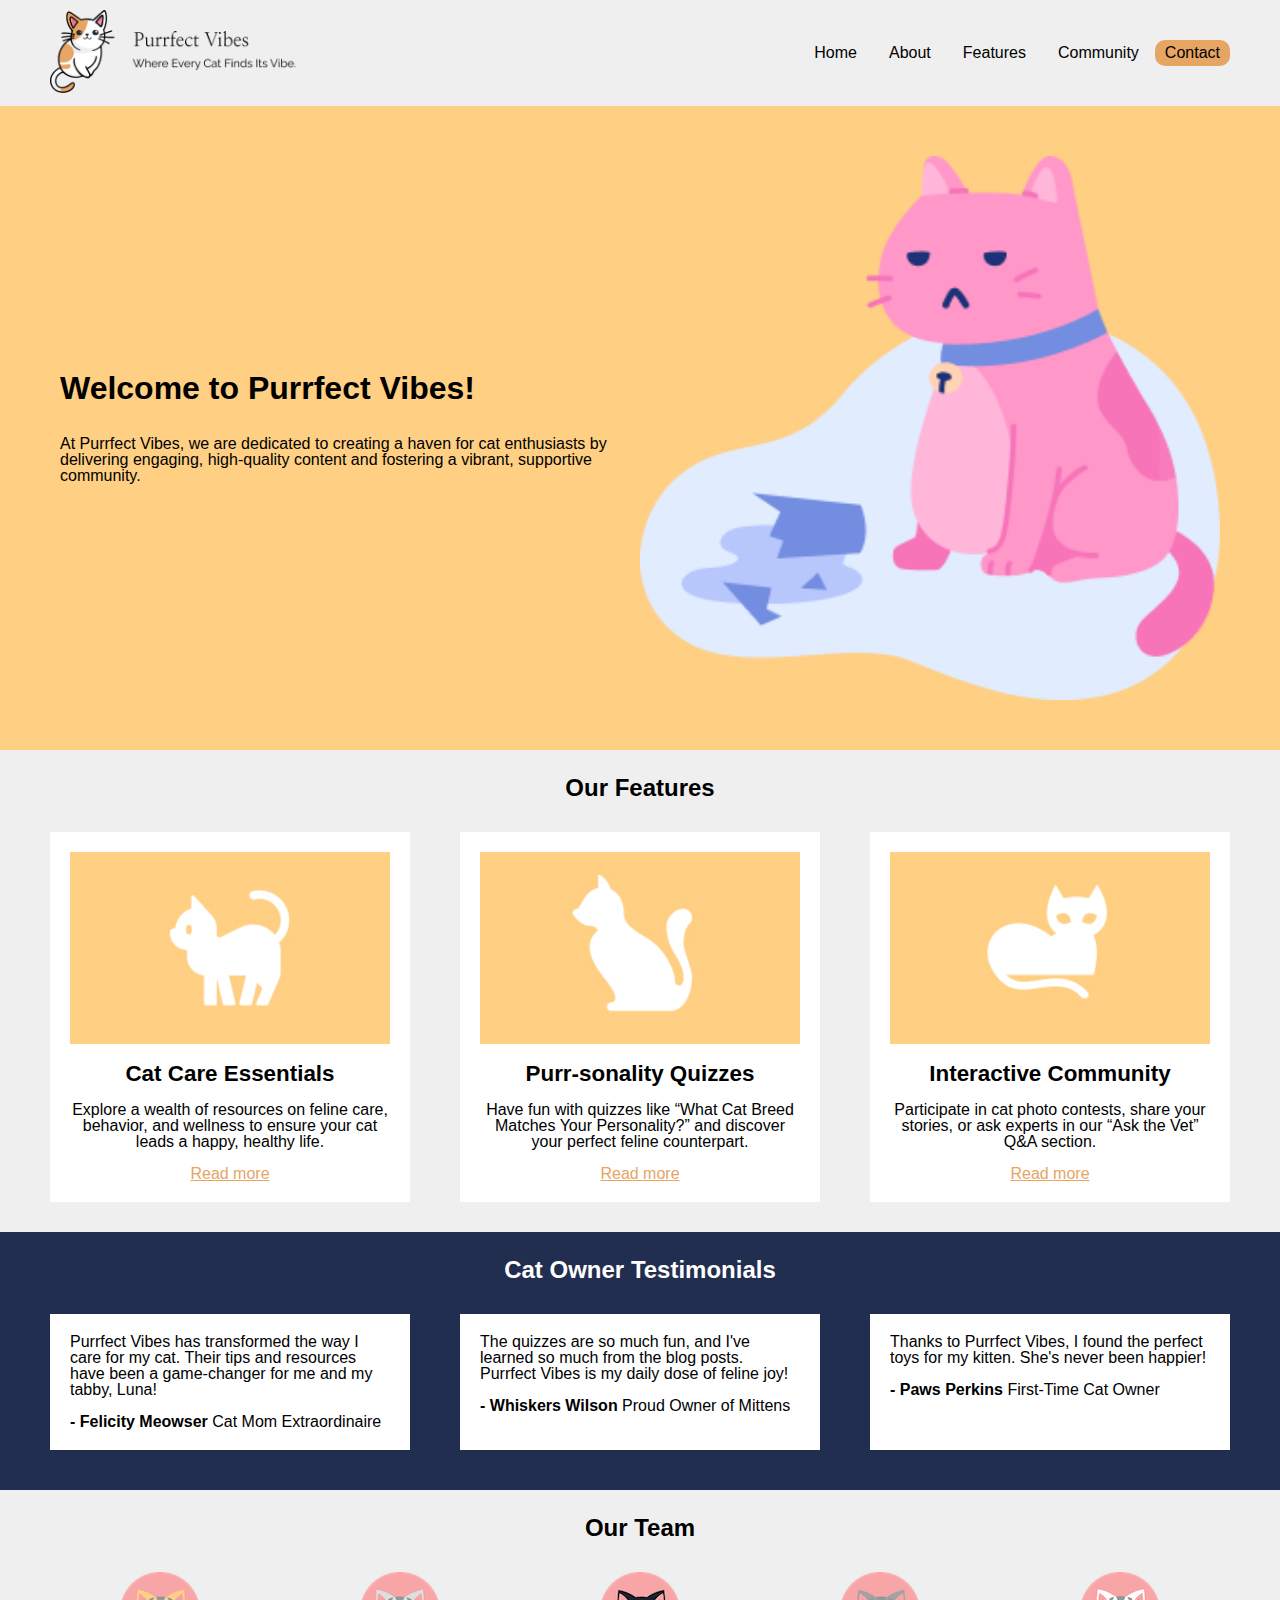
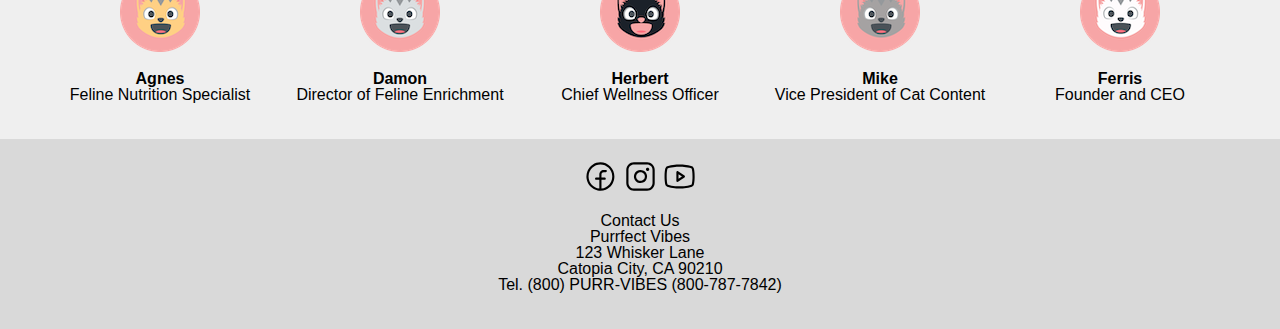
<file: index.html>
<!DOCTYPE html>
<html lang="en">
<head>
    <meta charset="utf-8">
    <meta name="viewport" content="width=device-width, initial-scale=1.0">
    <title>Welcome to Purrfect Vibes</title>
    <link rel="stylesheet" href="css/reset.css">
    <link rel="stylesheet" href="css/styles.css">
</head>
<body class="home">
    <header>
        <div class="container">
            <a href="index.html"><img src="images/logo.png" alt="logo"></a>
            <nav class="nav1">
                <ul>
                    <li><a href="index.html">Home</a></li>
                    <li><a href="about.html">About</a></li>
                    <li><a href="features.html">Features</a></li>
                    <li><a href="community.html">Community</a></li>
                </ul>
            </nav>
            <a href="contact.html" class="button">Contact</a>
        </div>
    </header>
    <section class="hero">
        <div class="container">
            <div class="hero-text">
                <h1>Welcome to Purrfect Vibes!</h1>
                <p>At Purrfect Vibes, we are dedicated to creating a haven for cat enthusiasts by delivering engaging, high-quality content and fostering a vibrant, supportive community.</p>
            </div>
            <img class="hero-text" src="images/hero-cat.png" alt="">
        </div>
    </section>
    <section class="features container">
        <h2>Our Features</h2>
        <div class="feature-container">
            <div class="feature-block">
                <img src="images/cat-care.jpg" alt="cat care">
                <h3>Cat Care Essentials</h3>
                <p>Explore a wealth of resources on feline care, behavior, and wellness to ensure your cat leads a happy, healthy life.</p>
                <a href="#">Read more</a>
            </div>
            <div class="feature-block">
                <img src="images/cat-quizzes.jpg" alt="cat quizzes">
                <h3>Purr-sonality Quizzes</h3>
                <p>Have fun with quizzes like “What Cat Breed Matches Your Personality?” and discover your perfect feline counterpart.</p>
                <a href="#">Read more</a>
            </div>
            <div class="feature-block">
                <img src="images/cat-community.jpg" alt="cat community">
                <h3>Interactive Community</h3>
                <p>Participate in cat photo contests, share your stories, or ask experts in our “Ask the Vet” Q&A section.</p>
                <a href="#">Read more</a>
            </div>
        </div>
    </section>
    <section class="testimonials">
        <div class="container">
            <h2>Cat Owner Testimonials</h2>
            <div class="testimonial-container">
                <div class="testimonial-block">
                    Purrfect Vibes has transformed the way I care for my cat. Their tips and resources have been a game-changer for me and my tabby, Luna!<br><br>
                    <strong>- Felicity Meowser</strong>
                    Cat Mom Extraordinaire
                </div>
                <div class="testimonial-block">
                    The quizzes are so much fun, and I've learned so much from the blog posts. Purrfect Vibes is my daily dose of feline joy!<br><br>
                    <strong>- Whiskers Wilson</strong>
                    Proud Owner of Mittens
                </div>
                <div class="testimonial-block">
                    Thanks to Purrfect Vibes, I found the perfect toys for my kitten. She's never been happier!<br><br>
                    <strong>- Paws Perkins</strong>
                    First-Time Cat Owner
                </div>
            </div>
        </div>
    </section>
    <section class="team container">
        <h2>Our Team</h2>
        <div class="team-container">
            <div class="team-block">
                <img src="images/head-agnes.png" alt="Agnes">
                <p><strong>Agnes</strong><br>
                    <em>Feline Nutrition Specialist</em></p>
            </div>
            <div class="team-block">
                <img src="images/head-damon.png" alt="Damon">
                <p><strong>Damon</strong><br>
                    <em>Director of Feline Enrichment</em></p>
            </div>
            <div class="team-block">
                <img src="images/head-herbert.png" alt="Herbert">
                <p><strong>Herbert</strong><br>
                    <em>Chief Wellness Officer</em></p>
            </div>
            <div class="team-block">
                <img src="images/head-mike.png" alt="Mike">
                <p><strong>Mike</strong><br>
                    <em>Vice President of Cat Content</em></p>
            </div>
            <div class="team-block">
                <img src="images/head-ferris.png" alt="Ferris">
                <p><strong>Ferris</strong><br>
                    <em>Founder and CEO</em></p>
            </div>
        </div>
    </section>
    <footer>
        <div>
            <a href="#"><img src="images/facebook.svg" alt="Facebook"></a>
            <a href="#"><img src="images/instagram.svg" alt="Instagram"></a>
            <a href="#"><img src="images/youtube.svg" alt="Youtube"></a>
        </div>
        <p>
            Contact Us<br>
            Purrfect Vibes<br>
            123 Whisker Lane<br>
            Catopia City, CA 90210<br>
            Tel. (800) PURR-VIBES (800-787-7842)<br>
        </p>
    </footer>
</body>
</html>
</file>
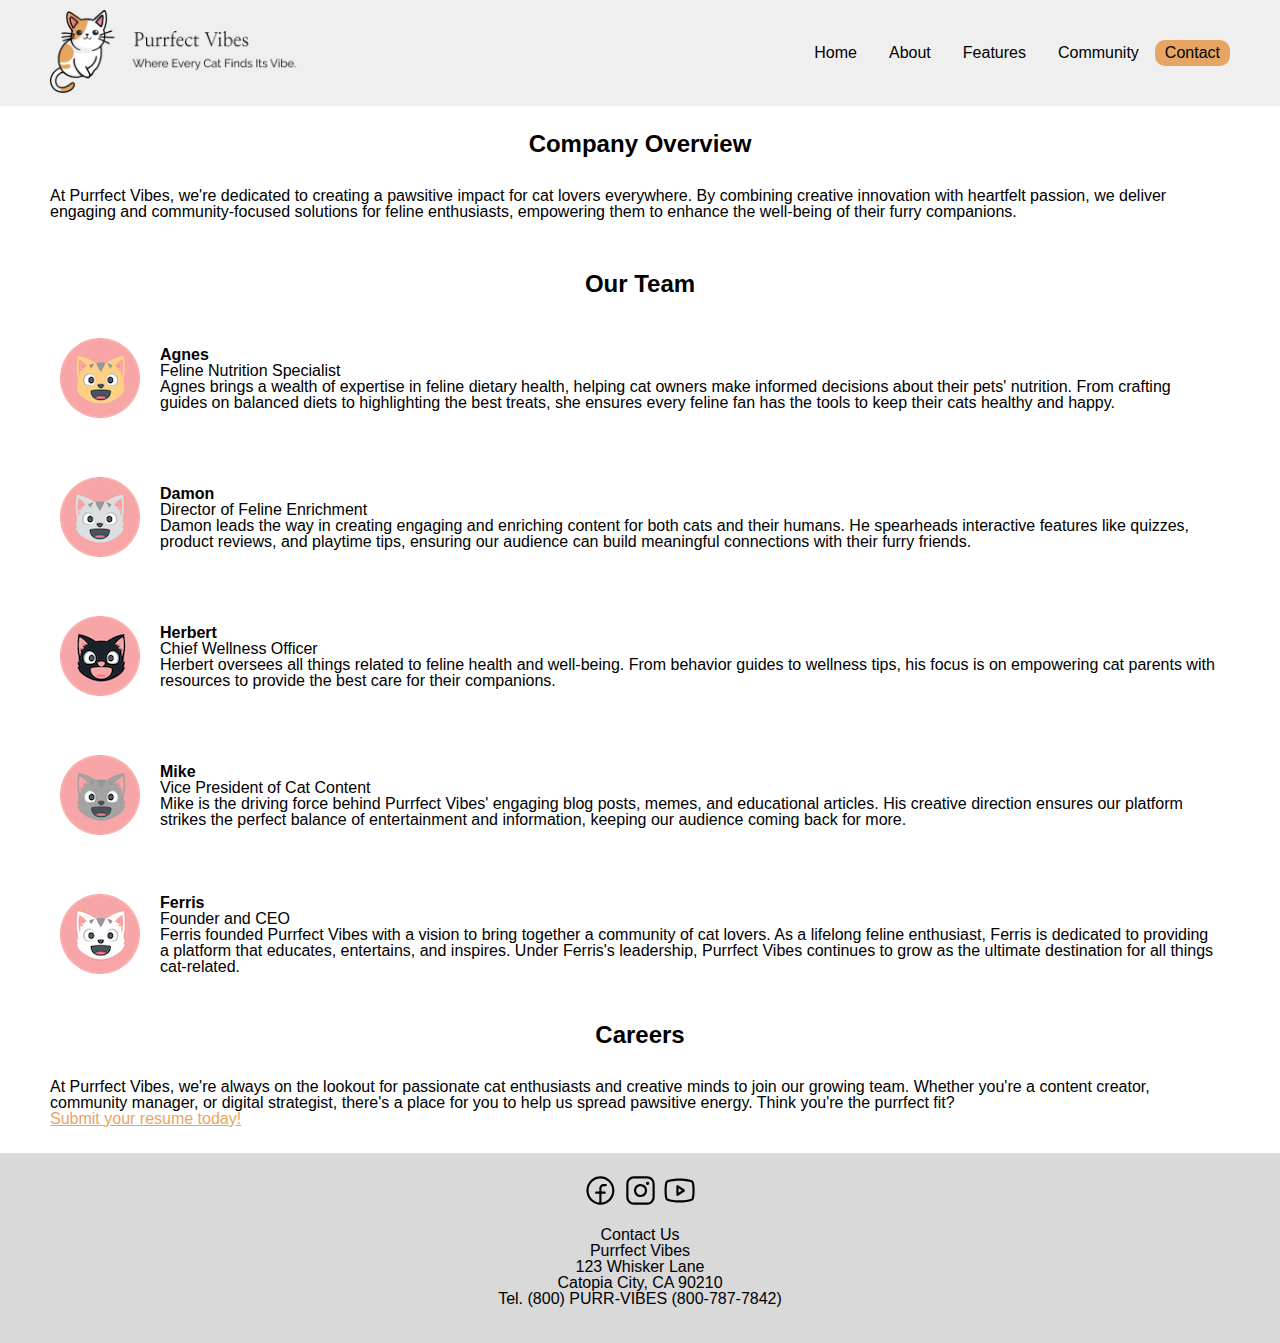
<file: about.html>
<!doctype html>
<html lang="en">
<head>
	<meta charset="utf-8">
    <meta name="viewport" content="width=device-width, initial-scale=1.0">
	<title>About Purrfect Vibes</title>
    <link rel="stylesheet" href="css/reset.css">
    <link rel="stylesheet" href="css/styles.css">
</head>

<body class="about">
    <header>
        <div class="container">
            <a href="index.html"><img src="images/logo.png" alt="logo"></a>
            <nav class="nav1">
                <ul>
                    <li><a href="index.html">Home</a></li>
                    <li><a href="about.html">About</a></li>
                    <li><a href="features.html">Features</a></li>
                    <li><a href="community.html">Community</a></li>
                </ul>
            </nav>
            <a href="contact.html" class="button">Contact</a>
        </div>
    </header>
    <section class="container" id="about">
        <h2>Company Overview</h2>
        <p>At Purrfect Vibes, we're dedicated to creating a pawsitive impact for cat lovers everywhere. By combining creative innovation with heartfelt passion, we deliver engaging and community-focused solutions for feline enthusiasts, empowering them to enhance the well-being of their furry companions.</p>
    </section>
    <section class="container">    
        <h2>Our Team</h2>
        <table class="about">
            <tr>
                <td width="100"><img src="images/head-agnes.png" alt="Agnes"/></td>
                <td><strong>Agnes</strong><br>
                <em>Feline Nutrition Specialist</em><br>
                Agnes brings a wealth of expertise in feline dietary health, helping cat owners make informed decisions about their pets' nutrition. From crafting guides on balanced diets to highlighting the best treats, she ensures every feline fan has the tools to keep their cats healthy and happy.<br></td>
            </tr>
            <tr>
                <td colspan="2">&nbsp;</td>
            </tr>
            <tr>
                <td width="100"><img src="images/head-damon.png" alt="Damon"/></td>
                <td><strong>Damon</strong><br>
                <em>Director of Feline Enrichment</em><br>
                Damon leads the way in creating engaging and enriching content for both cats and their humans. He spearheads interactive features like quizzes, product reviews, and playtime tips, ensuring our audience can build meaningful connections with their furry friends.
            </td>
            </tr>
            <tr>
                <td colspan="2">&nbsp;</td>
            </tr>
            <tr>
                <td width="100"><img src="images/head-herbert.png" alt="Herbert"/></td>
                <td><strong>Herbert</strong><br>
                <em>Chief Wellness Officer</em><br>
                Herbert oversees all things related to feline health and well-being. From behavior guides to wellness tips, his focus is on empowering cat parents with resources to provide the best care for their companions.
            </td>
            </tr>
            <tr>
                <td colspan="2">&nbsp;</td>
            </tr>
            <tr>
                <td width="100"><img src="images/head-mike.png" alt="Mike"/></td>
                <td><strong>Mike</strong><br>
                <em>Vice President of Cat Content</em><br>
                Mike is the driving force behind Purrfect Vibes' engaging blog posts, memes, and educational articles. His creative direction ensures our platform strikes the perfect balance of entertainment and information, keeping our audience coming back for more.
            </td>
            </tr>
            <tr>
                <td colspan="2">&nbsp;</td>
            </tr>
            <tr>
                <td width="100"><img src="images/head-ferris.png" alt="Ferris"/></td>
                <td><strong>Ferris</strong><br>
                <em>Founder and CEO</em><br>
                Ferris founded Purrfect Vibes with a vision to bring together a community of cat lovers. As a lifelong feline enthusiast, Ferris is dedicated to providing a platform that educates, entertains, and inspires. Under Ferris's leadership, Purrfect Vibes continues to grow as the ultimate destination for all things cat-related.
            </td>
            </tr>
            </table>
    </section>

    <section class="container">
        <h2>Careers</h2>
        <p>At Purrfect Vibes, we're always on the lookout for passionate cat enthusiasts and creative minds to join our growing team. Whether you're a content creator, community manager, or digital strategist, there's a place for you to help us spread pawsitive energy. Think you're the purrfect fit?<br>
            <a href="mailto:hr@purrfectvibes.com?subject=MY RESUME&cc=herbert@purrfectvibes.com">Submit your resume today!</a></p>
    </section>

    <footer>
        <div class="footer">
            <a href="#"><img src="images/facebook.svg" alt="Facebook"></a>
            <a href="#"><img src="images/instagram.svg" alt="Instagram"></a>
            <a href="#"><img src="images/youtube.svg" alt="Youtube"></a>
        </div>
        <p>
            Contact Us<br>
            Purrfect Vibes<br>
            123 Whisker Lane<br>
            Catopia City, CA 90210<br>
            Tel. (800) PURR-VIBES (800-787-7842)<br>
        </p>
    </footer>
</body>
</html>
</file>
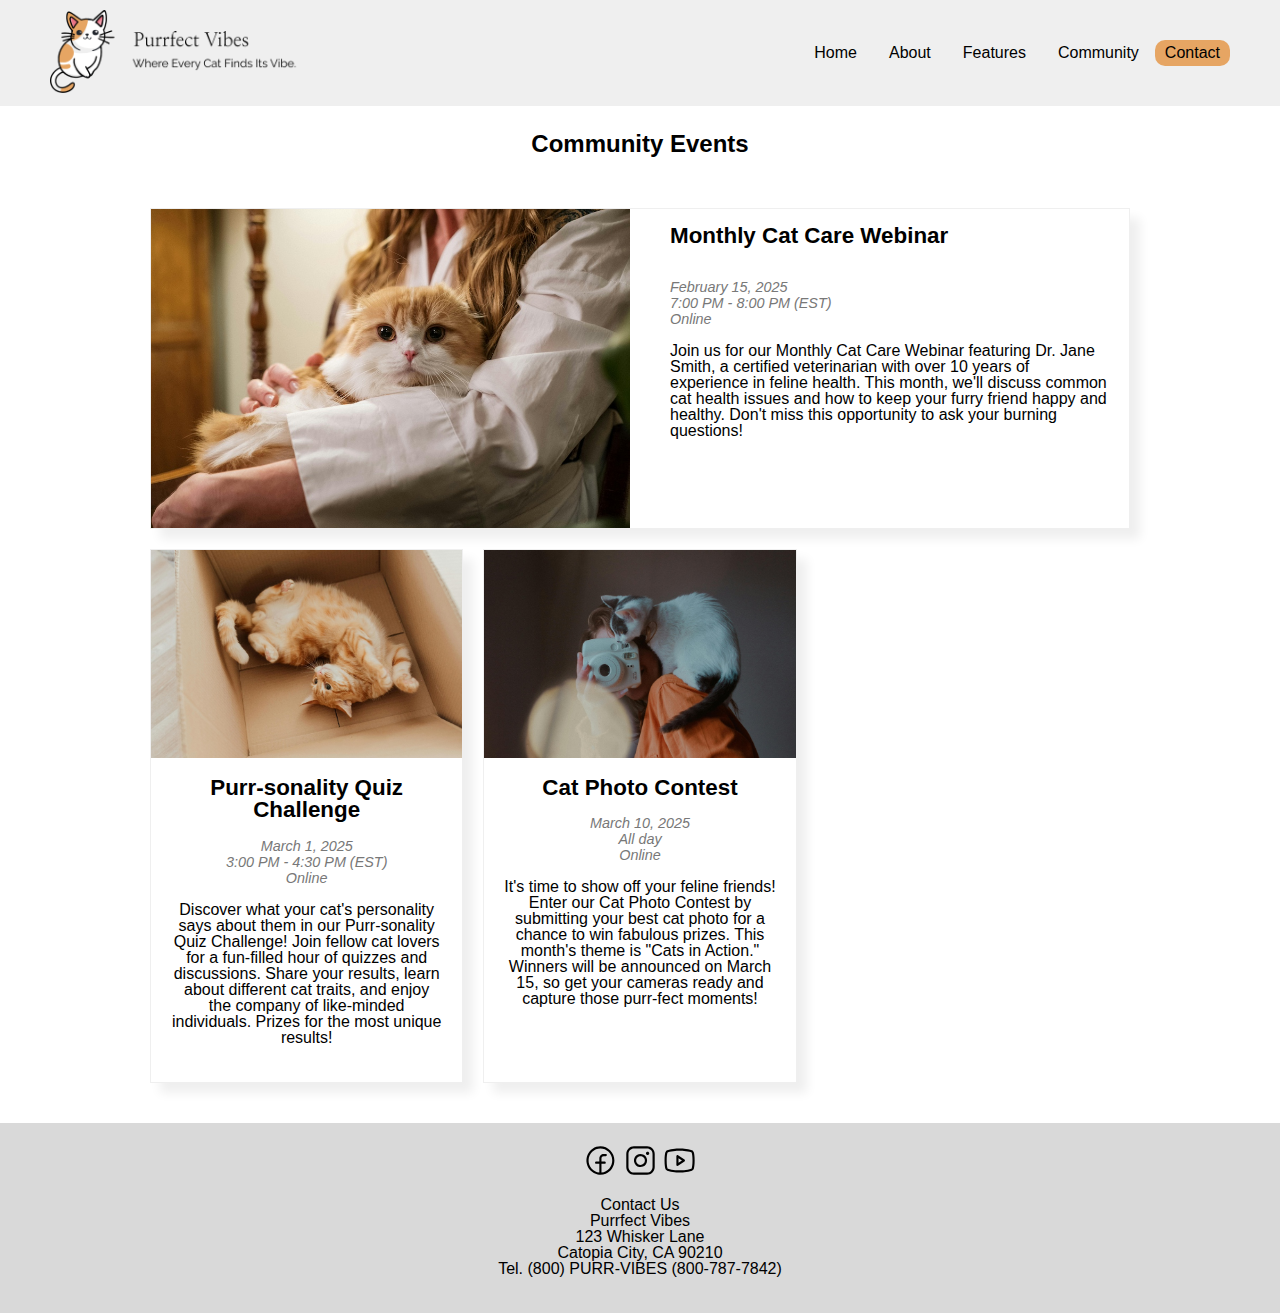
<file: community.html>
<!doctype html>
<html lang="en">
<head>
	<meta charset="utf-8">
    <meta name="viewport" content="width=device-width, initial-scale=1.0">
	<title>Purrfect Vibes Community Events</title>
    <link rel="stylesheet" href="css/reset.css">
    <link rel="stylesheet" href="css/styles.css">
</head>

<body>
    <header>
        <div class="container">
            <a href="index.html"><img src="images/logo.png" alt="logo"></a>
            <nav class="nav1">
                <ul>
                    <li><a href="index.html">Home</a></li>
                    <li><a href="about.html">About</a></li>
                    <li><a href="features.html">Features</a></li>
                    <li><a href="community.html">Community</a></li>
                </ul>
            </nav>
            <a href="contact.html" class="button">Contact</a>
        </div>
    </header>

<section class="community container">
    <h2>Community Events</h2>
    
    <div class="event-block featured">
        <img src="images/event-cat-care.jpg" alt="cat care">
        <h3>Monthly Cat Care Webinar</h3>
        <p><span>February 15, 2025</span><br>
            <span>7:00 PM - 8:00 PM (EST)<br>
            Online</span><br><br>
            Join us for our Monthly Cat Care Webinar featuring Dr. Jane Smith, a certified veterinarian with over 10 years of experience in feline health. This month, we'll discuss common cat health issues and how to keep your furry friend happy and healthy. Don't miss this opportunity to ask your burning questions!</p>
    </div>
    <div class="event-block">
        <img src="images/event-cat-quiz.jpg" alt="cat quizzes">
        <h3>Purr-sonality Quiz Challenge</h3>
        <p><span>March 1, 2025</span><br>
            <span>3:00 PM - 4:30 PM (EST)<br>
            Online</span><br><br>
            Discover what your cat's personality says about them in our Purr-sonality Quiz Challenge! Join fellow cat lovers for a fun-filled hour of quizzes and discussions. Share your results, learn about different cat traits, and enjoy the company of like-minded individuals. Prizes for the most unique results!</p>
    </div>
    <div class="event-block">
        <img src="images/event-cat-photo.jpg" alt="cat community">
        <h3>Cat Photo Contest</h3>
        <p><span>March 10, 2025</span><br>
            <span>All day<br>
            Online</span><br><br>
            It's time to show off your feline friends! Enter our Cat Photo Contest by submitting your best cat photo for a chance to win fabulous prizes. This month's theme is "Cats in Action." Winners will be announced on March 15, so get your cameras ready and capture those purr-fect moments!</p>

</section>
<footer>
    <div>
        <a href="#"><img src="images/facebook.svg" alt="Facebook"></a>
        <a href="#"><img src="images/instagram.svg" alt="Instagram"></a>
        <a href="#"><img src="images/youtube.svg" alt="Youtube"></a>
    </div>
    <p>
        Contact Us<br>
        Purrfect Vibes<br>
        123 Whisker Lane<br>
        Catopia City, CA 90210<br>
        Tel. (800) PURR-VIBES (800-787-7842)<br>
    </p>
</footer>
</body>
</html>
</file>
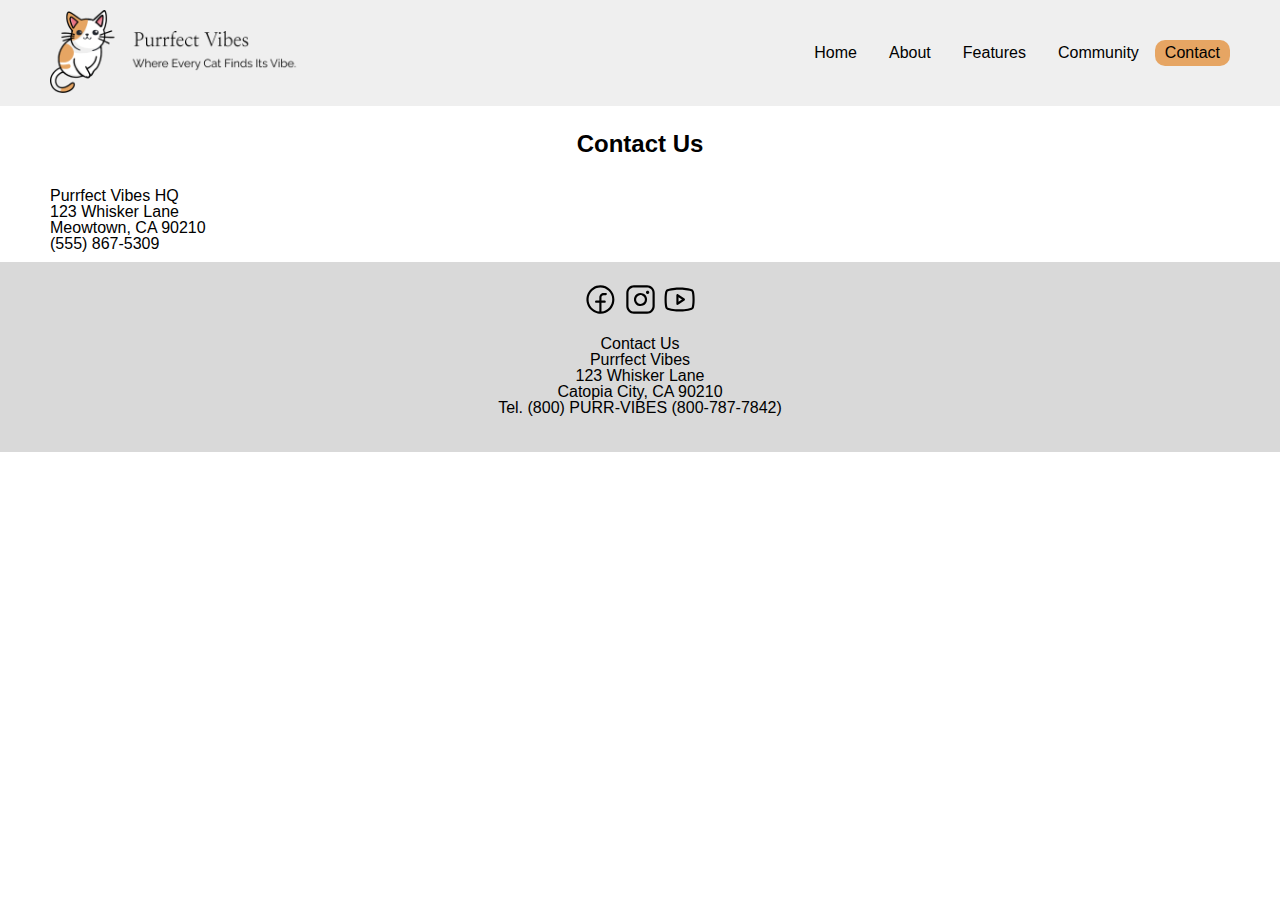
<file: contact.html>
<!doctype html>
<html lang="en">
<head>
	<meta charset="utf-8">
    <meta name="viewport" content="width=device-width, initial-scale=1.0">
	<title>Contact Purrfect Vibes</title>
    <link rel="stylesheet" href="css/reset.css">
    <link rel="stylesheet" href="css/styles.css">
</head>

<body class="contact">
    <header>
        <div class="container">
            <a href="index.html"><img src="images/logo.png" alt="logo"></a>
            <nav class="nav1">
                <ul>
                    <li><a href="index.html">Home</a></li>
                    <li><a href="about.html">About</a></li>
                    <li><a href="features.html">Features</a></li>
                    <li><a href="community.html">Community</a></li>
                </ul>
            </nav>
            <a href="contact.html" class="button">Contact</a>
        </div>
    </header>
    <section class="container">
        <h2>Contact Us</h2>
        <address>
            Purrfect Vibes HQ<br>
            123 Whisker Lane<br>
            Meowtown, CA 90210<br>
            (555) 867-5309
        </address>
    </section>
    <footer>
        <div>
            <a href="#"><img src="images/facebook.svg" alt="Facebook"></a>
            <a href="#"><img src="images/instagram.svg" alt="Instagram"></a>
            <a href="#"><img src="images/youtube.svg" alt="Youtube"></a>
        </div>
        <p>
            Contact Us<br>
            Purrfect Vibes<br>
            123 Whisker Lane<br>
            Catopia City, CA 90210<br>
            Tel. (800) PURR-VIBES (800-787-7842)<br>
        </p>
    </footer>
</body>
</html>
</file>
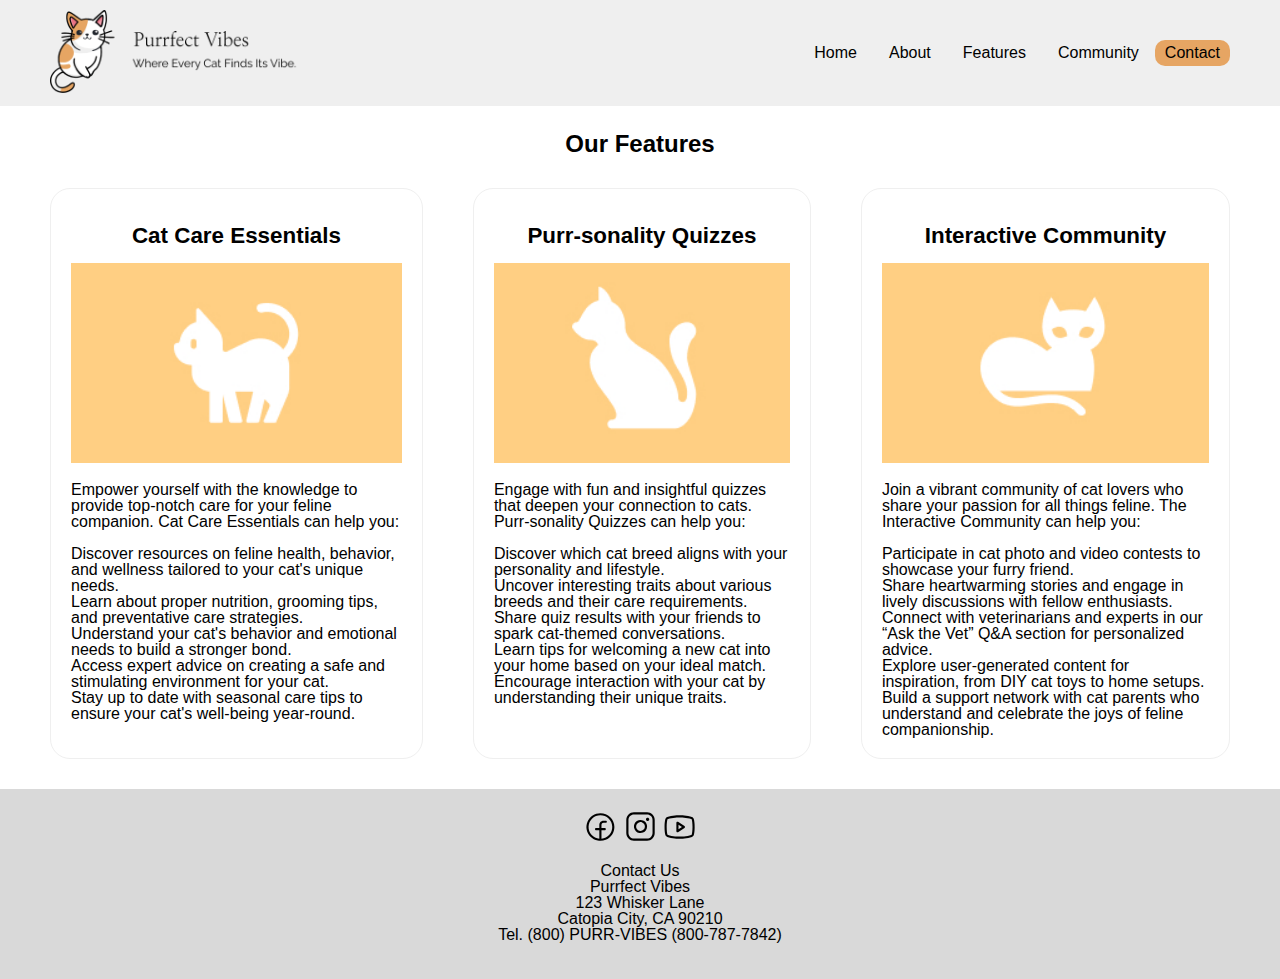
<file: features.html>
<!doctype html>
<html lang="en">
<head>
	<meta charset="utf-8">
    <meta name="viewport" content="width=device-width, initial-scale=1.0">
	<title>Purrfect Vibes Features</title>
    <link rel="stylesheet" href="css/reset.css">
    <link rel="stylesheet" href="css/styles.css">
</head>

<body class="features-page">
    <header>
        <div class="container">
            <a href="index.html"><img src="images/logo.png" alt="logo"></a>
            <nav class="nav1">
                <ul>
                    <li><a href="index.html">Home</a></li>
                    <li><a href="about.html">About</a></li>
                    <li><a href="features.html">Features</a></li>
                    <li><a href="community.html">Community</a></li>
                </ul>
            </nav>
            <a href="contact.html" class="button">Contact</a>
        </div>
    </header>
    <section class="container">
        <h2>Our Features</h2>
        <div class="feature-container">
            <div class="feature-page-block">
                <h3>Cat Care Essentials</h3>
                <p><img src="images/cat-care.jpg" alt="cat care"/></p>
                <p>Empower yourself with the knowledge to provide top-notch care for your feline companion. Cat Care Essentials can help you:</p>
                <ul>
                    <li>Discover resources on feline health, behavior, and wellness tailored to your cat's unique needs.</li>
                    <li>Learn about proper nutrition, grooming tips, and preventative care strategies.</li>
                    <li>Understand your cat's behavior and emotional needs to build a stronger bond.</li>
                    <li>Access expert advice on creating a safe and stimulating environment for your cat.</li>
                    <li>Stay up to date with seasonal care tips to ensure your cat's well-being year-round.</li>
                </ul>
            </div>
            <div class="feature-page-block">
                <h3>Purr-sonality Quizzes</h3>
                <p><img src="images/cat-quizzes.jpg" alt="cat quizzes"/></p>
                <p>Engage with fun and insightful quizzes that deepen your connection to cats. Purr-sonality Quizzes can help you:</p>
                <ul>
                    <li>Discover which cat breed aligns with your personality and lifestyle.</li>
                    <li>Uncover interesting traits about various breeds and their care requirements.</li>
                    <li>Share quiz results with your friends to spark cat-themed conversations.</li>
                    <li>Learn tips for welcoming a new cat into your home based on your ideal match.</li>
                    <li>Encourage interaction with your cat by understanding their unique traits.</li>
                </ul>
            </div>
            <div class="feature-page-block">
                <h3>Interactive Community</h3>
                <p><img src="images/cat-community.jpg" alt="cat community"/></p>
                <p>Join a vibrant community of cat lovers who share your passion for all things feline. The Interactive Community can help you:</p>
                <ul>
                    <li>Participate in cat photo and video contests to showcase your furry friend.</li>
                    <li>Share heartwarming stories and engage in lively discussions with fellow enthusiasts.</li>
                    <li>Connect with veterinarians and experts in our “Ask the Vet” Q&A section for personalized advice.</li>
                    <li>Explore user-generated content for inspiration, from DIY cat toys to home setups.</li>
                    <li>Build a support network with cat parents who understand and celebrate the joys of feline companionship.</li>
                </ul>
            </div>
        </div>
    </section>
    <footer>
        <div>
            <a href="#"><img src="images/facebook.svg" alt="Facebook"></a>
            <a href="#"><img src="images/instagram.svg" alt="Instagram"></a>
            <a href="#"><img src="images/youtube.svg" alt="Youtube"></a>
        </div>
        <p>
            Contact Us<br>
            Purrfect Vibes<br>
            123 Whisker Lane<br>
            Catopia City, CA 90210<br>
            Tel. (800) PURR-VIBES (800-787-7842)<br>
        </p>
    </footer>
</body>
</html>
</file>
<file: css/styles.css>
* {
    box-sizing: border-box;
}
body {
    font-size: 16px;
    font-family: Arial, Helvetica, sans-serif;
    margin: 0;
    ;
}
strong {
    font-weight: bold;
}
h1, h2, h3, h4, h5, h6, p {
    margin: 1rem 0;
}
h1 {
    font-size: 2rem;
    font-weight: 600;
}
h2 {
    font-size: 1.5rem;
    margin-bottom: 32px;
    font-weight: 600;
}
h3 {
    font-size: 1.4rem;
    font-weight: 600;
}
.container {
    max-width: 1200px;
    margin: auto;
    padding: 10px;
}
a {
    color: #e6a563;
}
a:hover {
    opacity: 0.8;
}
h2 {
    text-align: center;
}
img {
    width: 100%;
}
/**Header**/
header {
    background-color: #efefef;
}
header a {
    text-decoration: none;
    color: #000
}
header a:hover {
    color: #e6a563;
}
header .container {
    padding: 10px;
    display: flex;
    align-items: center;
    justify-content: flex-end;
}
header .container a:first-child {
    width: 250px;
    margin-right: auto;

}
header ul {
    list-style-type: none;
    display: flex;
    align-items: center;
}
.button {
    background-color: #e6a563;
    border-radius: 10px;
    padding: 5px 10px;
}
.button:hover {
    background-color: #fff;
}
nav li {
    margin: 0 1em;
}
/**Home Page**/
body.home {
    background-color: #efefef;
}
.hero {
    background-color: #FFCF83;
}
.hero .container {
    display: flex;
    justify-content: space-between;
    padding: 50px 20px;
}
.hero img {
    width: 300px;
}
.hero .hero-text {
    display: flex;
    flex-direction: column;
    justify-content: center;
    width: 50%;
}
.feature-container {
    display: flex;
    justify-content: center;
    gap: 50px;
    padding-bottom: 20px;
}
.feature-block {
    text-align: center;
    background-color: #fff;
    padding: 20px;
    flex: auto;
    width: 33%;
}
.testimonials {
    background-color: #222e50;
    padding-bottom: 30px;
}
.testimonials h2 {
    color: #fff;
    text-align: center;
}
.testimonial-container {
    display: flex;
    gap: 50px;
}
.testimonial-block {
    background-color: #fff;
    padding: 20px;
    flex: auto;
    width: 33%;
}
.team {
    padding-bottom: 20px;
}
.team img {
    width: 80px;
}
.team-container {
    display: flex;
    justify-content: space-between;
    gap: 20px;
}
.team-block {
    text-align: center;
    width: 25%;
}
/**About Page**/
.about td {
    vertical-align: middle;
    padding: 10px;
}

/**Community Page**/
.community {
    display: grid;
    gap: 20px;
    grid-template-columns: repeat(3, 1fr);
    margin-bottom: 30px;
    max-width: 1000px;
}
.community h2 {
    grid-column: span 3;
}
.event-block {
    border: 1px solid #efefef;
    box-shadow: 10px 10px 10px #efefef;
    text-align: center;;
}
.event-block img {
    width: 100%;
}
.event-block h3, .event-block p {
    padding: 0 20px;
}
.event-block.featured {
    grid-column: span 3;
    display: grid;
    grid-template-areas: 
    "image title"
    "image text";
    grid-template-columns: 1fr 1fr;
    grid-template-rows: auto 1fr;
    grid-column-gap: 20px;
}
.event-block.featured img {
    grid-area: image;
}
.event-block.featured h3 {
    grid-area: title;
    text-align: left;
}
.event-block.featured p {
    grid-area: text;
    text-align: left;
}
.event-block span {
    font-style: italic;
    color: #787878;
    font-size: 0.9em;;
}
.event-block p {
    padding-bottom: 20px;
}
/**Feature Page**/
.feature-page-block {
    border: 1px solid #efefef;
    padding: 20px;
    border-radius: 20px;
}
.feature-page-block h3 {
    text-align: center;
}
.feature-page-block img {
    height: 200px;
    object-fit: cover;
}
/**Footer**/
footer {
    text-align: center;
    background-color: #D9D9D9;
    padding: 20px;
}
footer img {
    width: 35px;
}

/* tablet and mobile no display */
@media screen and (max-width: 820px){
    div.container {
        display: none;
    }
   /* features page */
   .feature-page-block li {
    list-style: circle;
}
.feature-page-block ul li {
  margin-left: 20px;
}
/*.feature-page-block {
    display: grid;
    grid-template-columns: 1fr;
}*/
.feature-container {
    display: grid;
    grid-template-rows: 1fr 1fr;
    grid-template-columns: 1fr 1fr;
}
.feature-page-block {
    display: flex;
    flex-wrap: wrap;
}
/* community page */
.community {
    display: grid;
    gap: 20px;
    grid-template-columns: repeat(1, 1fr 1fr);
    margin-bottom: 30px;
    max-width: 1000px;
}

}

@media screen and (max-width: 390px) {
    .container {
        width: 100%; 
        padding: 0 10px; 
    }

    .hero .container,
    .features .container,
    .testimonials .container
    {
        max-width: 100%; 
        padding: 0 10px;
    }

    .hero img {
        width: 100%; 
        height: auto;
    }
    .hero .container,
    .feature-container,
    .testimonial-container,
    .team-container {
        display: flex;
        flex-direction: column; 
        align-items: center;
    }

    .feature-block,
    .testimonial-block
   {
        width: 100%; 
        text-align: center;
    }
    .team-container {
        display:flex;
        flex-direction: row;
        flex-wrap: wrap;
        justify-content: center;
    }
  
  
    /*About section */
 td {
    display: flex;
    flex-direction: column; 
    align-items: center;
    text-align: center;
    margin: 0 auto;
    padding: 20px;
   }
 td.about img {
    width: 50%; 
    height: auto;
    text-align: center;
  
}
 footer {
  display: flex;
  flex-wrap: wrap;
  justify-content: center;
  align-content: center;
}

footer a img{
    flex-direction: row;
    margin: 0 auto;
    flex: 0 1;
}


/* Features page */
.feature-page-block {
    display: grid;
    grid-template-columns: 2 /1;
}
.feature-page-block li {
    list-style: circle;
}
.feature-page-block ul li {
  margin-left: 20px;
}

 
/* Community page */
.community {
   display: flex;
   flex-direction: column;
}
.event-block.featured {
    display: flex;
    flex-wrap: wrap;
}
.event-block.featured h3 p {
    grid-template-columns: 1fr;
 
}
}
</file>
